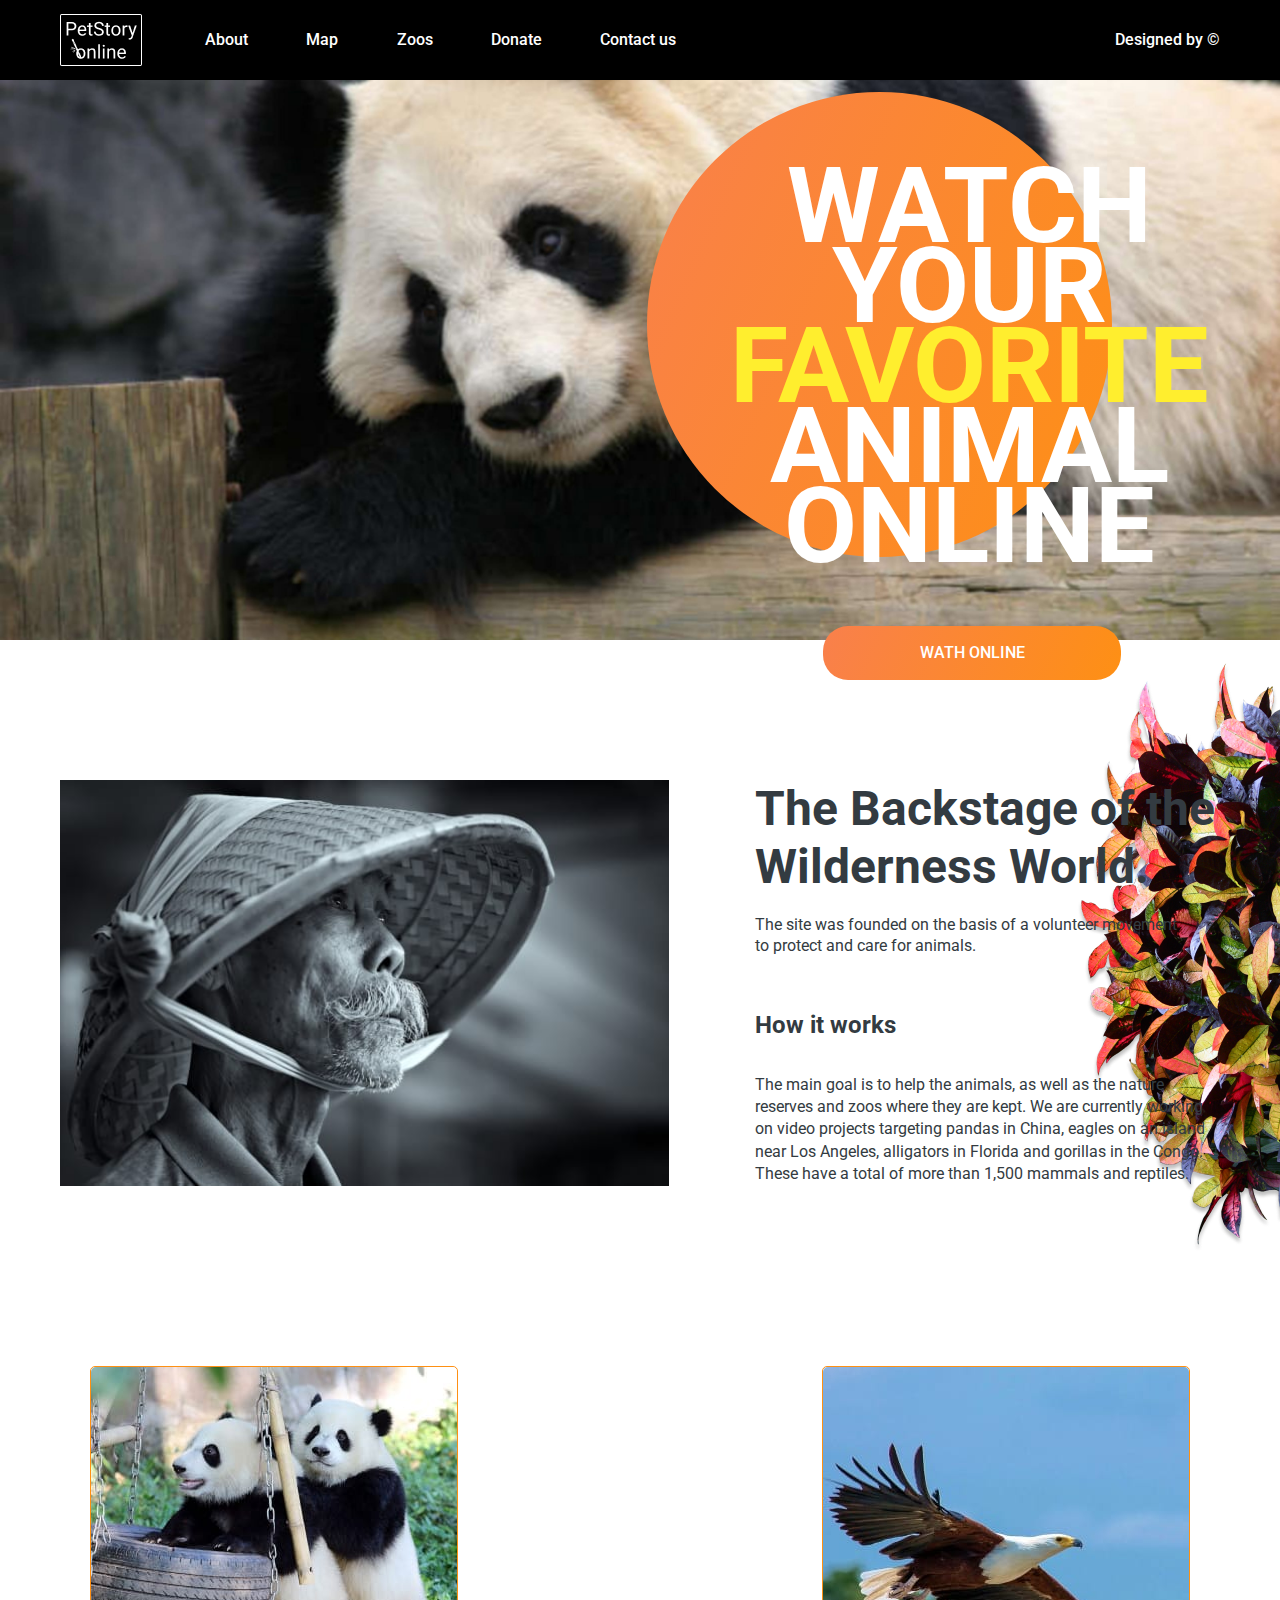
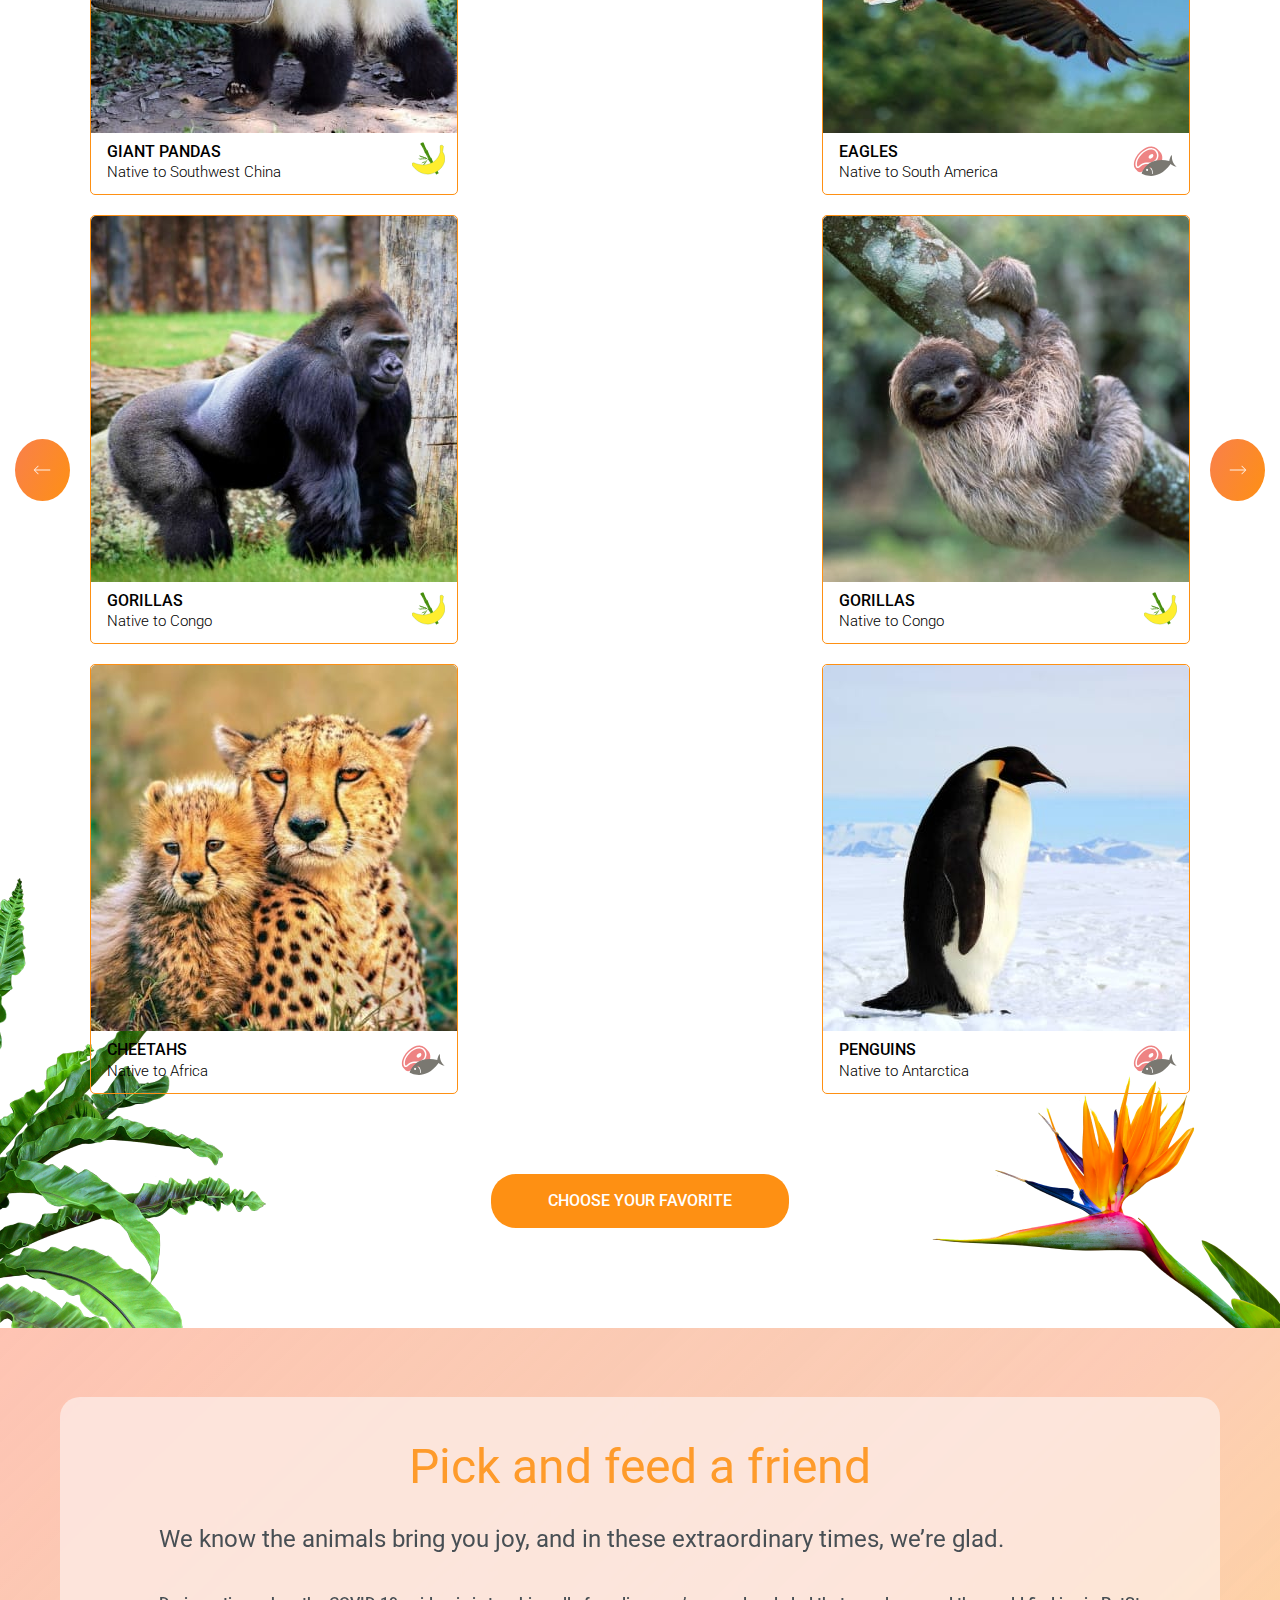
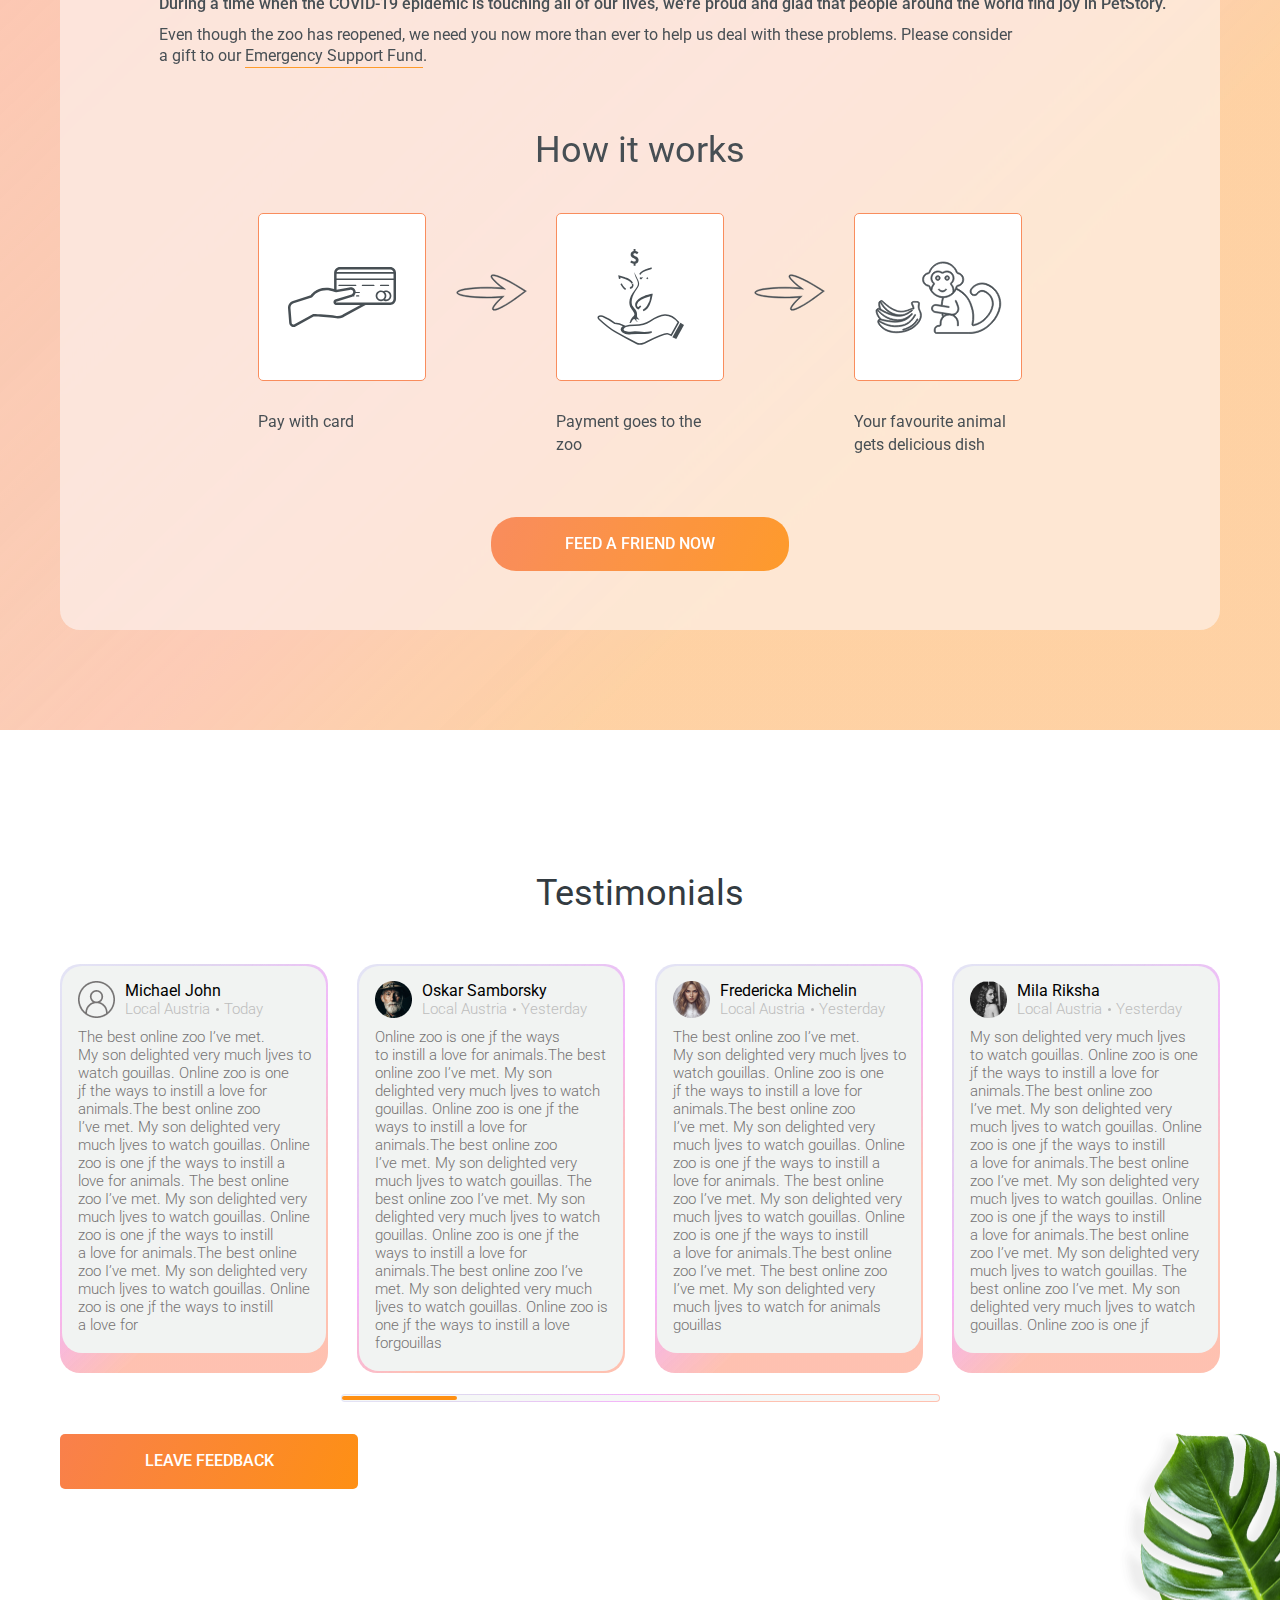
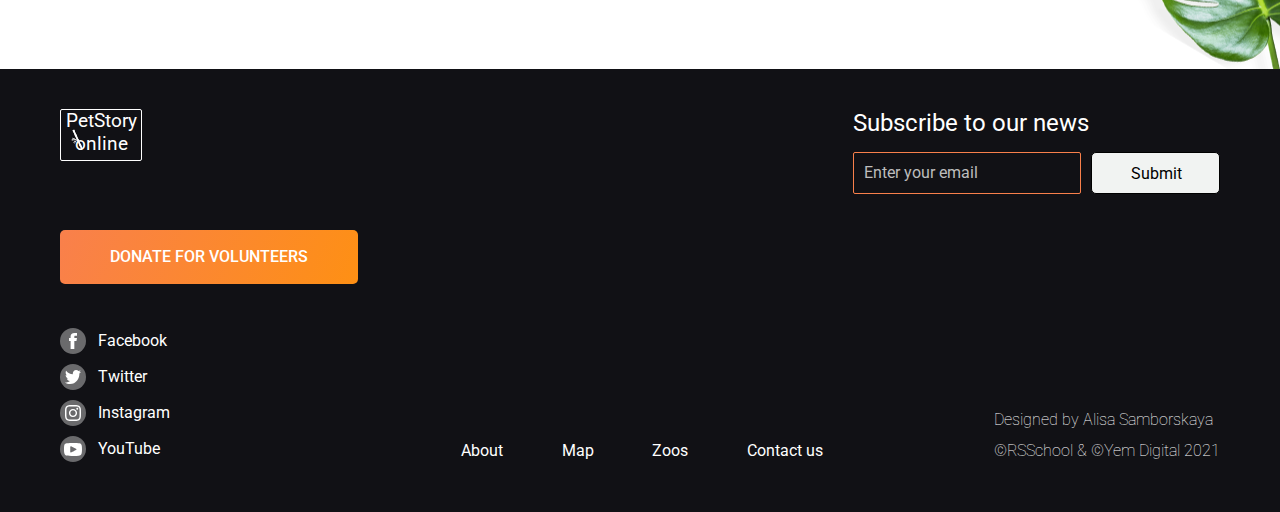
<file: index.html>
<!DOCTYPE html><html lang="ru" class="page"><head><meta charset="UTF-8"><meta name="viewport" content="width=device-width,initial-scale=1"><meta http-equiv="X-UA-Compatible" content="ie=edge"><meta name="theme-color" content="#111111"><title>PetStory online</title><link rel="stylesheet" href="css/vendor.css"><link rel="stylesheet" href="css/main.css"><script defer="defer" src="js/main.js"></script></head><body class="page__body"><div class="site-container"><header class="header"><div class="container__header"><div class="header__inner"><a class="header__logo" href="/"><img class="header__logo-img" src="./img/logo.png" alt="logo"></a><nav class="header__nav"><ul class="header__nav-ul"><li class="header__nav-li"><a class="header__nav-link" href="/">About</a></li><li class="header__nav-li"><a class="header__nav-link" href="#">Map</a></li><li class="header__nav-li"><a class="header__nav-link" href="#">Zoos</a></li><li class="header__nav-li"><a class="header__nav-link" href="./donate.html">Donate</a></li><li class="header__nav-li"><a class="header__nav-link" href="#">Contact us</a></li></ul></nav></div><a class="header__design" href="https://www.figma.com/file/jfEFwkXVj1WRq7sUHDr8os/PetStory-online" target="_blank">Designed by ©</a></div></header><section class="slider"><div class="container__slider"><img class="slider__bg" src="./img/Giant-Panda.jpg" alt="Giant-Panda"><div class="slider__img"></div><h2 class="slider__title">Watch your <span>favorite</span> animal online</h2><a class="slider__btn" href="#">wath online</a></div></section><main class="main"><div class="main__bg"><section class="philosophy"><div class="container__philosophy"><img class="philosophy__img" src="./img/bamboo-cap.jpg" alt="bamboo-cap"><div class="philosophy__info"><h3 class="philosophy__title-first">The Backstage of the Wilderness World.</h3><p class="philosophy__subtitle-first">The site was founded on the basis of a volunteer movement to protect and care for animals.</p><h4 class="philosophy__title-second">How it works</h4><p class="philosophy__subtitle-second">The main goal is to help the animals, as well as the nature reserves and zoos where they are kept. We are currently working on video projects targeting pandas in China, eagles on an island near Los Angeles, alligators in Florida and gorillas in the Congo. These have a total of more than 1,500 mammals and reptiles.</p></div></div></section><section class="card"><div class="container__card"><div class="card__wrapper"><a class="card__arrow" href="#"><img src="./img/svg/arrow-left.svg" alt="arrow-left"></a><div class="card__content"><a class="card__content-box" href="#"><div class="card__img-t"><img class="card__box-img" src="./img/content/content1.jpg" alt="content1"></div><div class="card__box-active"><h4 class="card__active-title">giant Pandas</h4><p class="card__active-subtitle">Native to Southwest China</p></div><div class="card__box-info"><div class="card__info-left"><h4 class="card__left-title">giant Pandas</h4><p class="card__left-subtitle">Native to Southwest China</p></div><img class="card__info-right" src="./img/svg/banana-bamboo_icon.svg" alt="banana-bamboo_icon"></div></a><a class="card__content-box" href="#"><div class="card__img-t"><img class="card__box-img" src="./img/content/content2.jpg" alt="content2"></div><div class="card__box-active"><h4 class="card__active-title">Eagles</h4><p class="card__active-subtitle">Native to South America</p></div><div class="card__box-info"><div class="card__info-left"><h4 class="card__left-title">Eagles</h4><p class="card__left-subtitle">Native to South America</p></div><img class="card__info-right" src="./img/svg/meet-fish_icon.svg" alt="meet-fish_icon"></div></a><a class="card__content-box" href="#"><div class="card__img-t"><img class="card__box-img" src="./img/content/content3.jpg" alt="content3"></div><div class="card__box-active"><h4 class="card__active-title">Gorillas</h4><p class="card__active-subtitle">Native to Congo</p></div><div class="card__box-info"><div class="card__info-left"><h4 class="card__left-title">Gorillas</h4><p class="card__left-subtitle">Native to Congo</p></div><img class="card__info-right" src="./img/svg/banana-bamboo_icon.svg" alt="banana-bamboo_icon"></div></a><a class="card__content-box" href="#"><div class="card__img-t"><img class="card__box-img" src="./img/content/content4.jpg" alt="content4"></div><div class="card__box-active"><h4 class="card__active-title">Two-toed Sloth</h4><p class="card__active-subtitle">Mesoamerica, South America</p></div><div class="card__box-info"><div class="card__info-left"><h4 class="card__left-title">Gorillas</h4><p class="card__left-subtitle">Native to Congo</p></div><img class="card__info-right" src="./img/svg/banana-bamboo_icon.svg" alt="banana-bamboo_icon"></div></a><a class="card__content-box" href="#"><div class="card__img-t"><img class="card__box-img" src="./img/content/content5.jpg" alt="content5"></div><div class="card__box-active"><h4 class="card__active-title">cheetahs</h4><p class="card__active-subtitle">Native to Africa</p></div><div class="card__box-info"><div class="card__info-left"><h4 class="card__left-title">cheetahs</h4><p class="card__left-subtitle">Native to Africa</p></div><img class="card__info-right" src="./img/svg/meet-fish_icon.svg" alt="meet-fish_icon"></div></a><a class="card__content-box" href="#"><div class="card__img-t"><img class="card__box-img" src="./img/content/content6.jpg" alt="content6"></div><div class="card__box-active"><h4 class="card__active-title">Penguins</h4><p class="card__active-subtitle">Native to Antarctica</p></div><div class="card__box-info"><div class="card__info-left"><h4 class="card__left-title">Penguins</h4><p class="card__left-subtitle">Native to Antarctica</p></div><img class="card__info-right" src="./img/svg/meet-fish_icon.svg" alt="meet-fish_icon"></div></a></div><a class="card__arrow" href="#"><img src="./img/svg/arrow-right.svg" alt="arrow-right"></a></div><a class="card__btn" href="#">choose your favorite</a></div></section></div><section class="feed"><div class="container__feed"><h4 class="feed__title">Pick and feed a friend</h4><p class="feed__subtitle-first">We know the animals bring you joy, and in these extraordinary times, we’re glad.</p><p class="feed__subtitle-second">During a time when the COVID-19 epidemic is touching all of our lives, we’re proud and glad that people around the world find joy in PetStory.</p><p class="feed__subtitle-third">Even though the zoo has reopened, we need you now more than ever to help us deal with these problems. Please consider a gift to our <a href="./donate.html">Emergency Support Fund.</a></p><div class="feed__subtitle-third--active"></div><p></p><h4 class="feed__title-second">How it works</h4><div class="feed__wrapper"><div class="feed__box"><div class="feed__box-header"><img class="feed__header-img" src="./img/svg/pay.svg" alt="pay"></div><div class="feed__box-name">Pay with card</div></div><img class="feed__arrow" src="./img/svg/arrow.svg" alt="arrow"><div class="feed__box"><div class="feed__box-header"><img class="feed__header-img" src="./img/svg/zoo.svg" alt="zoo"></div><div class="feed__box-name">Payment goes to the zoo</div></div><img class="feed__arrow" src="./img/svg/arrow.svg" alt="arrow"><div class="feed__box"><div class="feed__box-header"><img class="feed__header-img" src="./img/svg/monkey.svg" alt="monkey"></div><div class="feed__box-name">Your favourite animal gets delicious dish</div></div></div><a class="feed__btn" href="#">Feed a friend now</a></div></section><div class="coments__bg"><section class="coments"><div class="container__coments"><h4 class="coments__title">Testimonials</h4><div class="coments__wrapper"><div class="coments__box-bg"><div class="coments__box"><div class="coments__box-content"><img class="coments__box-img" src="./img/avatar1.png" alt="avatar1"><div class="coments__box-info"><div class="coments__info-name">Michael John</div><div class="coments__info-inner"><div class="coments__inner-location">Local Austria</div><div class="coments__inner-dot"></div><div class="coments__inner-date">Today</div></div></div></div><p class="coments__box-text">The best online zoo I’ve met. My son delighted very much ljves to watch gouillas. Online zoo is one jf the ways to instill a love for animals.The best online zoo I’ve met. My son delighted very much ljves to watch gouillas. Online zoo is one jf the ways to instill a love for animals. The best online zoo I’ve met. My son delighted very much ljves to watch gouillas. Online zoo is one jf the ways to instill a love for animals.The best online zoo I’ve met. My son delighted very much ljves to watch gouillas. Online zoo is one jf the ways to instill a love for</p></div></div><div class="coments__box-bg"><div class="coments__box"><div class="coments__box-content"><img class="coments__box-img" src="./img/avatar2.png" alt="avatar2"><div class="coments__box-info"><div class="coments__info-name">Oskar Samborsky</div><div class="coments__info-inner"><div class="coments__inner-location">Local Austria</div><div class="coments__inner-dot"></div><div class="coments__inner-date">Yesterday</div></div></div></div><p class="coments__box-text">Online zoo is one jf the ways to instill a love for animals.The best online zoo I’ve met. My son delighted very much ljves to watch gouillas. Online zoo is one jf the ways to instill a love for animals.The best online zoo I’ve met. My son delighted very much ljves to watch gouillas. The best online zoo I’ve met. My son delighted very much ljves to watch gouillas. Online zoo is one jf the ways to instill a love for animals.The best online zoo I’ve met. My son delighted very much ljves to watch gouillas. Online zoo is one jf the ways to instill a love forgouillas</p></div></div><div class="coments__box-bg"><div class="coments__box"><div class="coments__box-content"><img class="coments__box-img" src="./img/avatar3.png" alt="avatar3"><div class="coments__box-info"><div class="coments__info-name">Fredericka Michelin</div><div class="coments__info-inner"><div class="coments__inner-location">Local Austria</div><div class="coments__inner-dot"></div><div class="coments__inner-date">Yesterday</div></div></div></div><p class="coments__box-text">The best online zoo I’ve met. My son delighted very much ljves to watch gouillas. Online zoo is one jf the ways to instill a love for animals.The best online zoo I’ve met. My son delighted very much ljves to watch gouillas. Online zoo is one jf the ways to instill a love for animals. The best online zoo I’ve met. My son delighted very much ljves to watch gouillas. Online zoo is one jf the ways to instill a love for animals.The best online zoo I’ve met. The best online zoo I’ve met. My son delighted very much ljves to watch for animals gouillas</p></div></div><div class="coments__box-bg"><div class="coments__box"><div class="coments__box-content"><img class="coments__box-img" src="./img/avatar4.png" alt="avatar4"><div class="coments__box-info"><div class="coments__info-name">Mila Riksha</div><div class="coments__info-inner"><div class="coments__inner-location">Local Austria</div><div class="coments__inner-dot"></div><div class="coments__inner-date">Yesterday</div></div></div></div><p class="coments__box-text">My son delighted very much ljves to watch gouillas. Online zoo is one jf the ways to instill a love for animals.The best online zoo I’ve met. My son delighted very much ljves to watch gouillas. Online zoo is one jf the ways to instill a love for animals.The best online zoo I’ve met. My son delighted very much ljves to watch gouillas. Online zoo is one jf the ways to instill a love for animals.The best online zoo I’ve met. My son delighted very much ljves to watch gouillas. The best online zoo I’ve met. My son delighted very much ljves to watch gouillas. Online zoo is one jf</p></div></div></div><div class="coments__bar-bg"><div class="coments__bar"><div class="coments__scrol"></div></div></div><a class="coments__btn" href="#">leave feedback</a></div></section></div></main><footer class="footer"><div class="container__footer"><div class="footer__first"><a class="footer__logo" href="#"><h1 class="footer__logo-title">PetStory online</h1><img class="footer__logo-img" src="./img/svg/bamboo.svg" alt="bamboo"></a><div class="footer__subscribe"><div class="footer__subscribe-title">Subscribe to our news</div><div class="footer__subscribe-form"><input class="footer__form-email" type="email" placeholder="Enter your email"> <button class="footer__form-btn" mistake>Submit</button></div></div></div><div class="footer__second"><a class="footer__second-donate" href="./donate.html">donate for volunteers</a></div><div class="footer__third"><div class="footer__third-social"><div class="footer__social-box"><a class="footer__box-link" href="https://ru-ru.facebook.com/" target="_blank"><img class="footer__link-img" src="./img/svg/fb.svg" alt="fb"> </a><a class="footer__box-title" href="https://ru-ru.facebook.com/" target="_blank">Facebook</a></div><div class="footer__social-box"><a class="footer__box-link" href="https://twitter.com/?lang=ru" target="_blank"><img class="footer__link-img" src="./img/svg/twitter.svg" alt="twitter"> </a><a class="footer__box-title" href="https://twitter.com/?lang=ru" target="_blank">Twitter</a></div><div class="footer__social-box"><a class="footer__box-link" href="https://www.instagram.com/" target="_blank"><img class="footer__link-img" src="./img/svg/inst.svg" alt="inst"> </a><a class="footer__box-title" href="https://www.instagram.com/" target="_blank">Instagram</a></div><div class="footer__social-box"><a class="footer__box-link" href="https://www.youtube.com/" target="_blank"><img class="footer__link-img" src="./img/svg/youtube.svg" alt="youtube"> </a><a class="footer__box-title" href="https://www.youtube.com/" target="_blank">YouTube</a></div></div><div class="footer__third-inner"><div class="footer__third-nav"><ul class="footer__nav-ul"><li class="footer__nav-li"><a class="footer__nav-link" href="#">About</a></li><li class="footer__nav-li"><a class="footer__nav-link" href="#">Map</a></li><li class="footer__nav-li"><a class="footer__nav-link" href="#">Zoos</a></li><li class="footer__nav-li"><a class="footer__nav-link" href="#">Contact us</a></li></ul></div><div class="footer__third-copy"><a class="footer__copy-link" href="#">Designed by Alisa Samborskaya </a><a class="footer__copy-link" href="#">©RSSchool & ©Yem Digital 2021</a></div></div></div></div></footer></div></body></html>
</file>
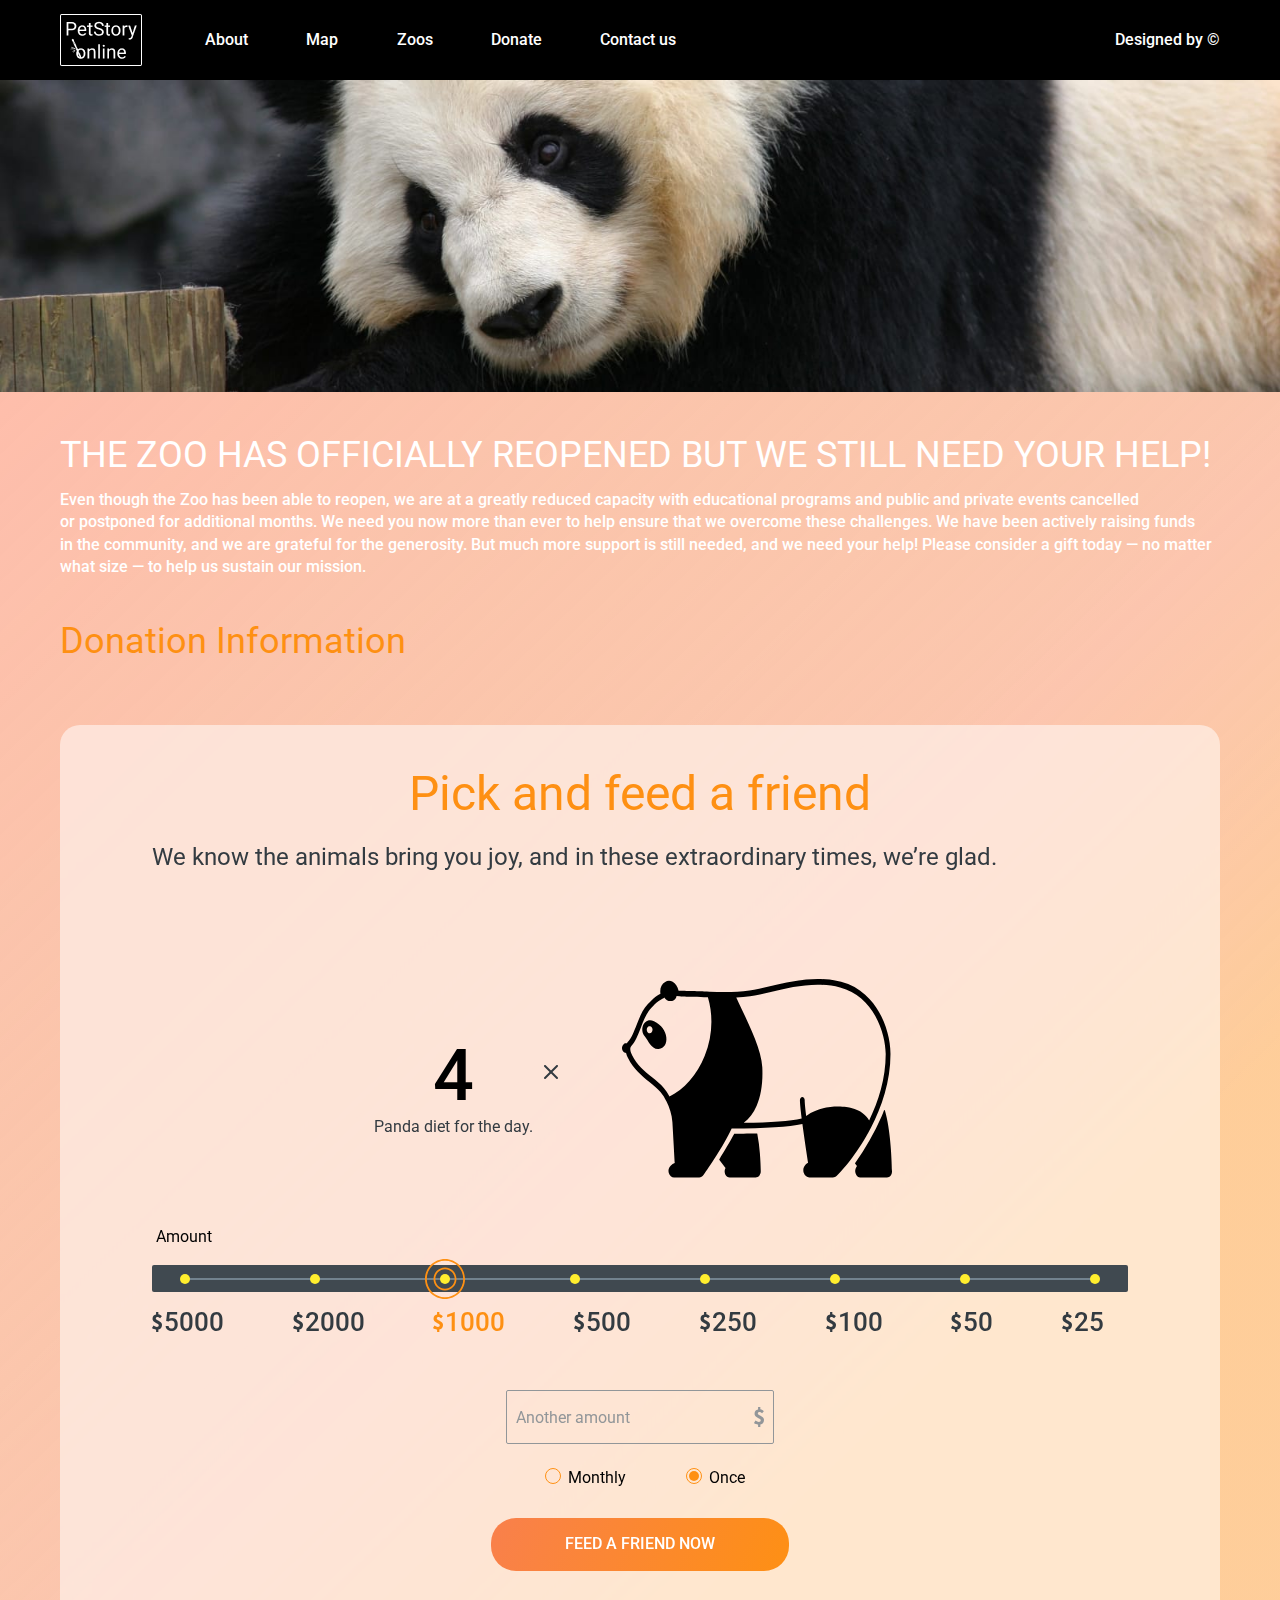
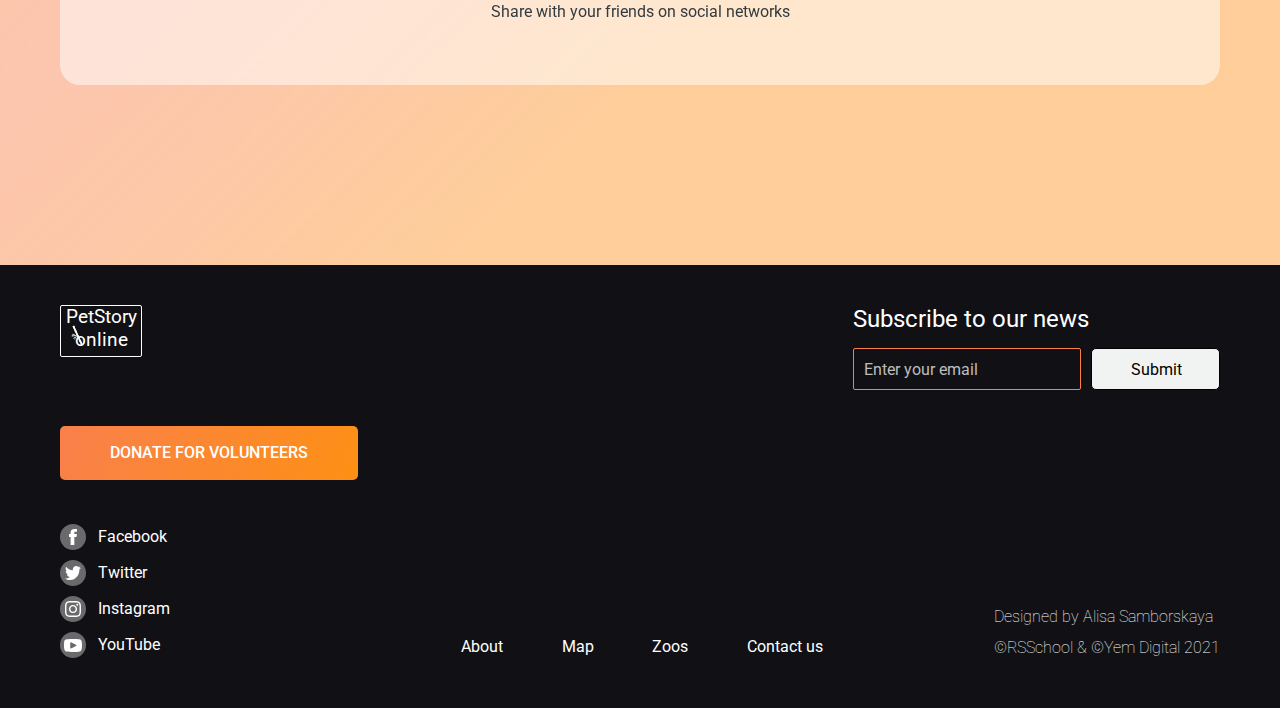
<file: donate.html>
<!DOCTYPE html><html lang="ru" class="page"><head><meta charset="UTF-8"><meta name="viewport" content="width=device-width,initial-scale=1"><meta http-equiv="X-UA-Compatible" content="ie=edge"><meta name="theme-color" content="#111111"><title>PetStory online</title><link rel="stylesheet" href="css/vendor.css"><link rel="stylesheet" href="css/main.css"><script defer="defer" src="js/main.js"></script></head><body class="page__body"><div class="site-container"><header class="header"><div class="container__header"><div class="header__inner"><a class="header__logo" href="/"><img class="header__logo-img" src="./img/logo.png" alt="logo"></a><nav class="header__nav"><ul class="header__nav-ul"><li class="header__nav-li"><a class="header__nav-link" href="/">About</a></li><li class="header__nav-li"><a class="header__nav-link" href="#">Map</a></li><li class="header__nav-li"><a class="header__nav-link" href="#">Zoos</a></li><li class="header__nav-li"><a class="header__nav-link" href="./donate.html">Donate</a></li><li class="header__nav-li"><a class="header__nav-link" href="#">Contact us</a></li></ul></nav></div><a class="header__design" href="https://www.figma.com/file/jfEFwkXVj1WRq7sUHDr8os/PetStory-online" target="_blank">Designed by ©</a></div></header><section class="slider"><div class="container__slider"><img class="slider__bg" src="./img/panda_donate.jpg" alt="panda_donate"></div></section><main class="main"><section class="donate"><div class="container__donate"><h3 class="donate__title">THE ZOO HAS OFFICIALLY REOPENED BUT WE STILL NEED YOUR HELP!</h3><p class="donate__subtitle">Even though the Zoo has been able to reopen, we are at a greatly reduced capacity with educational programs and public and private events cancelled or postponed for additional months. We need you now more than ever to help ensure that we overcome these challenges. We have been actively raising funds in the community, and we are grateful for the generosity. But much more support is still needed, and we need your help! Please consider a gift today — no matter what size — to help us sustain our mission.</p><h4 class="donate__titel-info">Donation Information</h4><div class="donate__wrapper"><h3 class="donate__wrapper-title">Pick and feed a friend</h3><p class="donate__wrapper-subtitle">We know the animals bring you joy, and in these extraordinary times, we’re glad.</p><div class="donate__wrapper-quantity"><div class="donate__quantity-info"><div class="donate__info-number">4</div><div class="donate__info-subtitle">Panda diet for the day.</div></div><img class="donate__quantity-x" src="./img/svg/x.svg" alt="x"> <img class="donate__quantity-panda" src="./img/svg/panda.svg" alt="panda"></div><div class="donate__amount">Amount</div><div class="donate__progress"><div class="donate__progress-line"></div><div class="donate__progress-inner"><a class="donate__progress-link" href="#"></a> <a class="donate__progress-link" href="#"></a> <a class="donate__progress-link" href="#"><div class="donate__progress-link--active"><img src="./img/svg/active.svg" alt="active"></div></a><a class="donate__progress-link" href="#"></a> <a class="donate__progress-link" href="#"></a> <a class="donate__progress-link" href="#"></a> <a class="donate__progress-link" href="#"></a> <a class="donate__progress-link" href="#"></a></div></div><div class="donate__price"><div class="donate__price-box"><img class="donate__box-img" src="./img/svg/price.svg" alt="price"><div class="donate__box-title">5000</div></div><div class="donate__price-box"><img class="donate__box-img" src="./img/svg/price.svg" alt="price"><div class="donate__box-title">2000</div></div><div class="donate__price-box"><img class="donate__box-img" src="./img/svg/price-active.svg" alt="price"><div class="donate__box-title donate__box-title--active">1000</div></div><div class="donate__price-box"><img class="donate__box-img" src="./img/svg/price.svg" alt="price"><div class="donate__box-title">500</div></div><div class="donate__price-box"><img class="donate__box-img" src="./img/svg/price.svg" alt="price"><div class="donate__box-title">250</div></div><div class="donate__price-box"><img class="donate__box-img" src="./img/svg/price.svg" alt="price"><div class="donate__box-title">100</div></div><div class="donate__price-box"><img class="donate__box-img" src="./img/svg/price.svg" alt="price"><div class="donate__box-title">50</div></div><div class="donate__price-box"><img class="donate__box-img" src="./img/svg/price.svg" alt="price"><div class="donate__box-title">25</div></div></div><div class="donate__form"><input class="donate__form-input" type="number" placeholder="Another amount" min="0" max="4"> <img class="donate__form-img" src="./img/svg/price-input.svg" alt="price-input"></div><div class="donate__check"><div class="donate__check-box"><input type="radio" class="donate__box-input" id="radio-1" name="radio" value="1"> <label class="donate__box-lable" for="radio-1">Monthly</label></div><div class="donate__check-box"><input class="donate__box-input" type="radio" id="radio-2" name="radio" value="2" checked="checked"> <label class="donate__box-lable" for="radio-2">Once</label></div></div><a class="donate__btn" href="#">Feed a friend now</a><p class="donate__footer">Share with your friends on social networks</p></div></div></section></main><footer class="footer"><div class="container__footer"><div class="footer__first"><a class="footer__logo" href="#"><h1 class="footer__logo-title">PetStory online</h1><img class="footer__logo-img" src="./img/svg/bamboo.svg" alt="bamboo"></a><div class="footer__subscribe"><div class="footer__subscribe-title">Subscribe to our news</div><div class="footer__subscribe-form"><input class="footer__form-email" type="email" placeholder="Enter your email"> <button class="footer__form-btn" mistake>Submit</button></div></div></div><div class="footer__second"><a class="footer__second-donate" href="./donate.html">donate for volunteers</a></div><div class="footer__third"><div class="footer__third-social"><div class="footer__social-box"><a class="footer__box-link" href="https://ru-ru.facebook.com/" target="_blank"><img class="footer__link-img" src="./img/svg/fb.svg" alt="fb"> </a><a class="footer__box-title" href="https://ru-ru.facebook.com/" target="_blank">Facebook</a></div><div class="footer__social-box"><a class="footer__box-link" href="https://twitter.com/?lang=ru" target="_blank"><img class="footer__link-img" src="./img/svg/twitter.svg" alt="twitter"> </a><a class="footer__box-title" href="https://twitter.com/?lang=ru" target="_blank">Twitter</a></div><div class="footer__social-box"><a class="footer__box-link" href="https://www.instagram.com/" target="_blank"><img class="footer__link-img" src="./img/svg/inst.svg" alt="inst"> </a><a class="footer__box-title" href="https://www.instagram.com/" target="_blank">Instagram</a></div><div class="footer__social-box"><a class="footer__box-link" href="https://www.youtube.com/" target="_blank"><img class="footer__link-img" src="./img/svg/youtube.svg" alt="youtube"> </a><a class="footer__box-title" href="https://www.youtube.com/" target="_blank">YouTube</a></div></div><div class="footer__third-inner"><div class="footer__third-nav"><ul class="footer__nav-ul"><li class="footer__nav-li"><a class="footer__nav-link" href="#">About</a></li><li class="footer__nav-li"><a class="footer__nav-link" href="#">Map</a></li><li class="footer__nav-li"><a class="footer__nav-link" href="#">Zoos</a></li><li class="footer__nav-li"><a class="footer__nav-link" href="#">Contact us</a></li></ul></div><div class="footer__third-copy"><a class="footer__copy-link" href="#">Designed by Alisa Samborskaya </a><a class="footer__copy-link" href="#">©RSSchool & ©Yem Digital 2021</a></div></div></div></div></footer></div></body></html>
</file>
<file: css/main.css>
@import url(https://fonts.googleapis.com/css2?family=Roboto:wght@100;300;400;500;700&display=swap);.custom-checkbox__field:checked+.custom-checkbox__content::after{opacity:1}.custom-checkbox__field:focus+.custom-checkbox__content::before{outline:red solid 2px;outline-offset:2px}.custom-checkbox__field:disabled+.custom-checkbox__content{opacity:.4;pointer-events:none}body,html{height:100%;-webkit-box-sizing:border-box;box-sizing:border-box;font-family:Roboto,sans-serif}*,::after,::before{-webkit-box-sizing:inherit;box-sizing:inherit;margin:0;padding:0;list-style-type:none;color:inherit}h1{margin:0;padding:0}.page{height:100%;font-family:var(--font-family,sans-serif);-webkit-text-size-adjust:100%}.page__body{margin:0;min-width:320px;min-height:100%;font-size:16px}img{height:auto;max-width:100%;-o-object-fit:cover;object-fit:cover}a{text-decoration:none}.site-container{overflow:hidden;display:-webkit-box;display:-ms-flexbox;display:flex;-webkit-box-orient:vertical;-webkit-box-direction:normal;-ms-flex-direction:column;flex-direction:column;min-height:100%}.is-hidden{display:none!important}.btn-reset{border:none;padding:0;background:0 0;cursor:pointer}.list-reset{list-style:none;margin:0;padding:0}.input-reset{-webkit-appearance:none;-moz-appearance:none;appearance:none;border:none;border-radius:0;background-color:#fff}.input-reset::-webkit-search-cancel-button,.input-reset::-webkit-search-decoration,.input-reset::-webkit-search-results-button,.input-reset::-webkit-search-results-decoration{display:none}.visually-hidden{position:absolute;overflow:hidden;margin:-1px;border:0;padding:0;width:1px;height:1px;clip:rect(0 0 0 0)}.js-focus-visible :focus:not(.focus-visible){outline:0}.centered{text-align:center}.dis-scroll{position:fixed;left:0;top:0;overflow:hidden;width:100%;height:100vh;-ms-scroll-chaining:none;overscroll-behavior:none}.page--ios .dis-scroll{position:relative}.main{-webkit-box-flex:1;-ms-flex:1 0 auto;flex:1 0 auto}.footer{-webkit-box-flex:0;-ms-flex:0 0 auto;flex:0 0 auto}.main__bg{background:url(../img/flower_foto1.png) 100% 12px no-repeat,url(../img/palm_foto.png) left bottom no-repeat,url(../img/strelitzia.png) 100% 100% no-repeat;padding-bottom:100px}.coments__bg{background:url(../img/leav_foto.png) 100% 105% no-repeat}.container__header{max-width:1190px;padding:0 15px;margin:0 auto;width:100%;display:-webkit-box;display:-ms-flexbox;display:flex;-webkit-box-pack:justify;-ms-flex-pack:justify;justify-content:space-between;-webkit-box-align:center;-ms-flex-align:center;align-items:center}.header{padding:14px 0;background:#000;color:#fff;font-weight:500;font-size:16px;line-height:140%}.header__inner{display:-webkit-box;display:-ms-flexbox;display:flex;-webkit-box-align:center;-ms-flex-align:center;align-items:center}.header__logo{width:82px;height:52px;margin-right:63px}.header__nav-ul{display:-webkit-box;display:-ms-flexbox;display:flex;-webkit-box-pack:justify;-ms-flex-pack:justify;justify-content:space-between;width:471px}.header__design:focus,.header__design:hover,.header__nav-link:focus,.header__nav-link:hover{color:#f9804b}.container__footer{max-width:1190px;padding:0 15px;margin:0 auto;width:100%}.footer{background:#111115;color:#fff;padding-top:40px;padding-bottom:50px}.footer__first{display:-webkit-box;display:-ms-flexbox;display:flex;-webkit-box-pack:justify;-ms-flex-pack:justify;justify-content:space-between}.footer__logo{display:-webkit-box;display:-ms-flexbox;display:flex;width:82px;height:52px;position:relative;border:.5px solid #fff;border-radius:2px}.footer__logo-title{font-weight:400;font-size:19px;line-height:120%;text-align:center}.footer__logo-img{position:absolute;left:10px;bottom:10px}.footer__subscribe{font-weight:400}.footer__subscribe-form{display:-webkit-box;display:-ms-flexbox;display:flex}.footer__subscribe-title{font-size:24px;line-height:120%;margin-bottom:14px}.footer__form-email{width:228px;height:42px;padding:10px 7px 10px 10px;font-weight:400;font-size:16px;line-height:140%;color:#bdbdbd;background:inherit;border-radius:2px;border:1px solid #f9804b;outline:0;margin-right:10px}.footer__form-email::-webkit-input-placeholder{font-weight:400;font-size:16px;line-height:140%;color:#bdbdbd}.footer__form-email::-moz-placeholder{font-weight:400;font-size:16px;line-height:140%;color:#bdbdbd}.footer__form-email:-ms-input-placeholder{font-weight:400;font-size:16px;line-height:140%;color:#bdbdbd}.footer__form-email::-ms-input-placeholder{font-weight:400;font-size:16px;line-height:140%;color:#bdbdbd}.footer__form-email::placeholder{font-weight:400;font-size:16px;line-height:140%;color:#bdbdbd}.footer__form-btn{padding:10px 39px;font-weight:400;font-size:16px;line-height:140%;color:#000;width:129px;height:42px;background:#f1f3f2;border:1px solid #000;border-radius:5px;cursor:pointer}.footer__form-btn:focus{color:#4b9200;border:1px solid #4b9200}.footer__form-btn:disabled{color:#d31414;border:1px solid #d31414}.footer__second{margin-top:36px}.footer__second-donate{display:-webkit-box;display:-ms-flexbox;display:flex;-webkit-box-pack:center;-ms-flex-pack:center;justify-content:center;width:298px;padding:16px;font-weight:500;font-size:16px;line-height:140%;text-transform:uppercase;background:-o-linear-gradient(336.04deg,#f9804b 1.49%,#fe9013 101.44%);background:linear-gradient(113.96deg,#f9804b 1.49%,#fe9013 101.44%);border-radius:5px}.footer__second-donate:hover{background:#e47209}.footer__second-donate:focus{background:#4b9200}.footer__second-donate:disabled{background:#767474}.footer__third{display:-webkit-box;display:-ms-flexbox;display:flex;-webkit-box-pack:justify;-ms-flex-pack:justify;justify-content:space-between;margin-top:44px}.footer__social-box{display:-webkit-box;display:-ms-flexbox;display:flex;margin-bottom:10px}.footer__social-box:last-child{margin-bottom:0}.footer__box-link{display:-webkit-box;display:-ms-flexbox;display:flex;-webkit-box-align:center;-ms-flex-align:center;align-items:center;-webkit-box-pack:center;-ms-flex-pack:center;justify-content:center;width:26px;height:26px;background:rgba(196,196,196,.5);border-radius:50%;margin-right:12px}.footer__box-title{display:-webkit-box;display:-ms-flexbox;display:flex;-webkit-box-align:center;-ms-flex-align:center;align-items:center;font-weight:400;font-size:16px;line-height:140%}.footer__box-link:focus,.footer__box-link:hover{background:#4b9200}.footer__box-title:focus,.footer__box-title:hover{color:#4b9200}.footer__third-inner{display:-webkit-box;display:-ms-flexbox;display:flex;width:100%;-webkit-box-pack:end;-ms-flex-pack:end;justify-content:flex-end;-webkit-box-align:end;-ms-flex-align:end;align-items:flex-end}.footer__third-nav{font-weight:400;font-size:16px;line-height:140%;max-width:362px;width:100%}.footer__nav-ul{display:-webkit-box;display:-ms-flexbox;display:flex;-webkit-box-pack:justify;-ms-flex-pack:justify;justify-content:space-between}.footer__nav-link:focus,.footer__nav-link:hover{color:#f9804b}.footer__third-copy{display:-webkit-box;display:-ms-flexbox;display:flex;-webkit-box-orient:vertical;-webkit-box-direction:normal;-ms-flex-direction:column;flex-direction:column;margin-left:171px}.footer__copy-link{font-weight:100;font-size:16px;line-height:130%;margin-bottom:10px;position:relative}.footer__copy-link:last-child{margin-bottom:0}.footer__copy-link:hover{color:#4b9200;border-bottom:1px solid #4b9200}.slider__btn:hover{background:#e47209}.slider__btn:focus{background:#4b9200}.slider__btn:disabled{background:#767474}.container__philosophy{max-width:1160px;width:100%;margin:0 auto;display:-webkit-box;display:-ms-flexbox;display:flex;-webkit-box-pack:justify;-ms-flex-pack:justify;justify-content:space-between}.philosophy{padding-top:140px;padding-bottom:180px}.philosophy__info{display:-webkit-box;display:-ms-flexbox;display:flex;-webkit-box-orient:vertical;-webkit-box-direction:normal;-ms-flex-direction:column;flex-direction:column;max-width:465px;width:100%;color:#333b41;font-weight:400}.philosophy__title-first{font-size:48px;line-height:120%;margin-bottom:20px}.philosophy__subtitle-first{font-size:16px;line-height:130%;margin-bottom:54px}.philosophy__title-second{font-size:24px;line-height:120%;margin-bottom:34px}.philosophy__subtitle-second{font-size:16px;line-height:140%}.container__card{max-width:1353px;margin:0 auto;padding:0 15px;width:100%}.card__wrapper{display:-webkit-box;display:-ms-flexbox;display:flex;-webkit-box-align:center;-ms-flex-align:center;align-items:center}.card__arrow{display:-webkit-box;display:-ms-flexbox;display:flex;width:62px;height:62px;background:-o-linear-gradient(336.04deg,#f9804b 1.49%,#fe9013 101.44%);background:linear-gradient(113.96deg,#f9804b 1.49%,#fe9013 101.44%);-webkit-box-align:center;-ms-flex-align:center;align-items:center;-webkit-box-pack:center;-ms-flex-pack:center;justify-content:center;border-radius:50%}.card__arrow:hover{background:#e47209}.card__arrow:focus{background:#4b9200}.card__content{display:-webkit-box;display:-ms-flexbox;display:flex;-ms-flex-wrap:wrap;flex-wrap:wrap;-webkit-box-pack:center;-ms-flex-pack:center;justify-content:center;-webkit-box-pack:justify;-ms-flex-pack:justify;justify-content:space-between;max-width:1159px;width:100%;margin:0 20px;padding-bottom:60px}.card__content-box{display:-webkit-box;display:-ms-flexbox;display:flex;-webkit-box-orient:vertical;-webkit-box-direction:normal;-ms-flex-direction:column;flex-direction:column;border:1px solid #fe9013;border-radius:5px;position:relative;margin-bottom:20px}.card__img-t{width:366px;height:366px;overflow:hidden}.card__box-img{border-radius:5px 5px 0 0;-webkit-transition:1s;-o-transition:1s;transition:1s}.card__box-info{display:-webkit-box;display:-ms-flexbox;display:flex;-webkit-box-pack:justify;-ms-flex-pack:justify;justify-content:space-between;-webkit-box-align:center;-ms-flex-align:center;align-items:center;padding:8px 12px 13px 16px}.card__info-left{color:#000}.card__left-title{font-weight:500;font-size:16px;line-height:140%;text-transform:uppercase}.card__left-subtitle{font-weight:300;font-size:15px;line-height:120%}.card__info-right{display:-webkit-box;display:-ms-flexbox;display:flex;max-width:100%;max-height:100%}.card__box-active{position:absolute;background:rgba(76,74,74,.7);width:366px;height:366px;border-radius:5px 5px 0 0;color:#fff;display:none;-webkit-box-align:center;-ms-flex-align:center;align-items:center;-webkit-box-orient:vertical;-webkit-box-direction:normal;-ms-flex-direction:column;flex-direction:column;-webkit-box-pack:center;-ms-flex-pack:center;justify-content:center;-webkit-transition:1s;-o-transition:1s;transition:1s}.card__active-title{font-weight:500;font-size:16px;line-height:140%;text-transform:uppercase}.card__active-subtitle{font-weight:300;font-size:15px;line-height:120%}.card__content-box:hover .card__box-active{display:-webkit-box;display:-ms-flexbox;display:flex}.card__content-box:hover .card__box-img{-webkit-transform:scale(1.2);-ms-transform:scale(1.2);transform:scale(1.2)}.card__btn{display:block;width:298px;height:54px;background:#fe9013;border-radius:25px;font-weight:500;font-size:16px;line-height:140%;text-align:center;text-transform:uppercase;color:#fff;padding:16px 0;margin:0 auto}.card__btn:hover{background:#e47209}.card__btn:focus{background:#4b9200}.card__btn:disabled{background:#767474}.container__feed{max-width:1160px;margin:0 auto;width:100%;background:rgba(253,253,255,.52);-webkit-backdrop-filter:blur(2px);backdrop-filter:blur(2px);border-radius:20px;padding-bottom:59px}.feed{padding-top:69px;padding-bottom:100px;background:-o-linear-gradient(134.25deg,rgba(254,210,144,.7) 30.06%,#febdab 100.95%,rgba(254,210,144,.7) 106.36%),-o-linear-gradient(134.25deg,rgba(254,189,171,.74) 30.06%,rgba(243,169,248,.66) 50.74%,#e0d8f0 80.49%,#eaf7fe 127.9%,#eaf7fe 149.54%),-o-linear-gradient(134.25deg,rgba(254,189,171,.74) 30.06%,rgba(243,169,248,.66) 50.74%,#e0d8f0 80.49%,#eaf7fe 127.9%,#eaf7fe 149.54%);background:linear-gradient(315.75deg,rgba(254,210,144,.7) 30.06%,#febdab 100.95%,rgba(254,210,144,.7) 106.36%),linear-gradient(315.75deg,rgba(254,189,171,.74) 30.06%,rgba(243,169,248,.66) 50.74%,#e0d8f0 80.49%,#eaf7fe 127.9%,#eaf7fe 149.54%),linear-gradient(315.75deg,rgba(254,189,171,.74) 30.06%,rgba(243,169,248,.66) 50.74%,#e0d8f0 80.49%,#eaf7fe 127.9%,#eaf7fe 149.54%);opacity:.9}.feed__title{font-weight:400;font-size:48px;line-height:120%;text-align:center;color:#fe9013;padding-top:41px;margin-bottom:30px}.feed__subtitle-first{margin-left:99px;margin-bottom:40px;font-weight:400;font-size:24px;line-height:120%;color:#333b41}.feed__subtitle-second{margin-left:99px;margin-bottom:10px;font-weight:500;font-size:16px;line-height:130%;color:#333b41}.feed__subtitle-third{margin-left:99px;font-weight:400;font-size:16px;line-height:130%;color:#333b41;max-width:863px;width:100%;position:relative}.feed__subtitle-third--active{width:178px;height:1px;background:#fe9013;position:absolute;left:185px}.feed__title-second{font-weight:400;font-size:36px;line-height:130%;color:#333b41;text-align:center;margin-top:60px}.feed__wrapper{max-width:764px;width:100%;margin:0 auto;padding-top:40px;padding-bottom:60px;display:-webkit-box;display:-ms-flexbox;display:flex;-webkit-box-align:center;-ms-flex-align:center;align-items:center;-webkit-box-pack:justify;-ms-flex-pack:justify;justify-content:space-between}.feed__box{display:-webkit-box;display:-ms-flexbox;display:flex;-webkit-box-orient:vertical;-webkit-box-direction:normal;-ms-flex-direction:column;flex-direction:column;-webkit-box-pack:justify;-ms-flex-pack:justify;justify-content:space-between;width:168px;height:244px}.feed__box-header{width:168px;height:168px;background:#fff;border-radius:5px;display:-webkit-box;display:-ms-flexbox;display:flex;-webkit-box-align:center;-ms-flex-align:center;align-items:center;-webkit-box-pack:center;-ms-flex-pack:center;justify-content:center;border:1px solid #f9804b}.feed__box-name{width:168px;height:46px;font-weight:400;font-size:16px;line-height:140%;color:#333b41}.feed__arrow{-webkit-transform:translateY(-43px);-ms-transform:translateY(-43px);transform:translateY(-43px)}.feed__btn{width:298px;height:54px;display:block;padding:16px 0;font-weight:500;font-size:16px;line-height:140%;text-align:center;text-transform:uppercase;color:#fff;background:-o-linear-gradient(336.04deg,#f9804b 1.49%,#fe9013 101.44%);background:linear-gradient(113.96deg,#f9804b 1.49%,#fe9013 101.44%);border-radius:25px;margin:0 auto}.feed__btn:hover{background:#e47209}.feed__btn:focus{background:#4b9200}.feed__btn:disabled{background:#767474}.container__coments{max-width:1190px;padding:0 15px;margin:0 auto;width:100%}.coments{padding-top:140px;padding-bottom:180px}.coments__title{font-weight:400;font-size:36px;line-height:130%;text-align:center;color:#333b41;margin-bottom:47px}.coments__wrapper{display:-webkit-box;display:-ms-flexbox;display:flex;-webkit-box-pack:justify;-ms-flex-pack:justify;justify-content:space-between;margin-bottom:21px}.coments__box-bg{background:-o-linear-gradient(134.25deg,rgba(254,189,171,.74) 30.06%,rgba(243,169,248,.66) 50.74%,#e0d8f0 80.49%,#eaf7fe 127.9%,#eaf7fe 149.54%),-o-linear-gradient(134.25deg,rgba(254,189,171,.74) 30.06%,rgba(243,169,248,.66) 50.74%,#e0d8f0 80.49%,#eaf7fe 127.9%,#eaf7fe 149.54%);background:linear-gradient(315.75deg,rgba(254,189,171,.74) 30.06%,rgba(243,169,248,.66) 50.74%,#e0d8f0 80.49%,#eaf7fe 127.9%,#eaf7fe 149.54%),linear-gradient(315.75deg,rgba(254,189,171,.74) 30.06%,rgba(243,169,248,.66) 50.74%,#e0d8f0 80.49%,#eaf7fe 127.9%,#eaf7fe 149.54%);padding:2px;border-radius:20px;width:268px}.coments__box{padding:15px 15px 19px 16px;background:#f1f3f2;border-radius:20px}.coments__box-content{display:-webkit-box;display:-ms-flexbox;display:flex;-webkit-box-align:center;-ms-flex-align:center;align-items:center}.coments__box-img{margin-right:10px}.coments__box-info{display:-webkit-box;display:-ms-flexbox;display:flex;-webkit-box-orient:vertical;-webkit-box-direction:normal;-ms-flex-direction:column;flex-direction:column}.coments__info-name{font-weight:400;font-size:16px;line-height:120%;color:#000}.coments__info-inner{display:-webkit-box;display:-ms-flexbox;display:flex;-webkit-box-align:center;-ms-flex-align:center;align-items:center;font-weight:300;font-size:15px;line-height:120%;color:#bdbdbd}.coments__inner-location{margin-right:6px}.coments__inner-dot{width:3px;height:3px;background:#bdbdbd;border-radius:50%;margin-right:5px}.coments__box-text{margin-top:10px;font-weight:300;font-size:15px;line-height:120%;color:#767474}.coments__bar-bg{cursor:pointer;margin:0 auto;width:599px;height:8px;padding:1px;border-radius:5px;background:-o-linear-gradient(134.25deg,rgba(254,189,171,.74) 30.06%,rgba(243,169,248,.66) 50.74%,#e0d8f0 80.49%,#eaf7fe 127.9%,#eaf7fe 149.54%),-o-linear-gradient(134.25deg,rgba(254,189,171,.74) 30.06%,rgba(243,169,248,.66) 50.74%,#e0d8f0 80.49%,#eaf7fe 127.9%,#eaf7fe 149.54%);background:linear-gradient(315.75deg,rgba(254,189,171,.74) 30.06%,rgba(243,169,248,.66) 50.74%,#e0d8f0 80.49%,#eaf7fe 127.9%,#eaf7fe 149.54%),linear-gradient(315.75deg,rgba(254,189,171,.74) 30.06%,rgba(243,169,248,.66) 50.74%,#e0d8f0 80.49%,#eaf7fe 127.9%,#eaf7fe 149.54%)}.coments__bar{background:#f5f7f6;border-radius:5px;width:597px;height:6px;display:-webkit-box;display:-ms-flexbox;display:flex;-webkit-box-align:center;-ms-flex-align:center;align-items:center}.coments__scrol{width:115px;height:4px;background:#fe9013;border-radius:5px}.coments__btn{display:block;margin-top:32px;padding:16px 0;background:-o-linear-gradient(336.04deg,#f9804b 1.49%,#fe9013 101.44%);background:linear-gradient(113.96deg,#f9804b 1.49%,#fe9013 101.44%);border-radius:5px;font-weight:500;font-size:16px;line-height:140%;text-align:center;text-transform:uppercase;color:#fff;width:298px}.coments__btn:hover{background:#e47209}.coments__btn:focus{background:#4b9200}.coments__btn:disabled{background:#828282}.container__slider{max-width:1600px;width:100%;margin:0 auto;display:-webkit-box;display:-ms-flexbox;display:flex}.slider__bg{position:relative}.slider__img{width:465px;height:465px;background:-o-linear-gradient(336.04deg,#f9804b 1.49%,#fe9013 101.44%);background:linear-gradient(113.96deg,#f9804b 1.49%,#fe9013 101.44%);border-radius:50%;position:absolute;left:calc(50% - 232.5px + 239.5px);top:92px}.slider__title{width:500px;height:400px;font-weight:700;font-size:106.496px;line-height:75%;text-align:center;text-transform:uppercase;color:#fff;position:absolute;left:calc(50% - 250.155px + 330.15px);top:166px}.slider__title span{color:#ffee2e}.slider__btn{display:block;font-weight:500;font-size:16px;line-height:140%;text-transform:uppercase;color:#fff;width:298px;background:-o-linear-gradient(336.04deg,#f9804b 1.49%,#fe9013 101.44%);background:linear-gradient(113.96deg,#f9804b 1.49%,#fe9013 101.44%);border-radius:25px;padding:16px 0;text-align:center;position:absolute;left:calc(50% - 149px + 332px);top:626px}.container__donate{max-width:1160px;margin:0 auto;width:100%}.donate{padding-top:40px;padding-bottom:180px;background:-o-linear-gradient(134.25deg,rgba(254,210,144,.7) 30.06%,#febdab 100.95%,rgba(254,210,144,.7) 106.36%),-o-linear-gradient(134.25deg,rgba(254,189,171,.74) 30.06%,rgba(243,169,248,.66) 50.74%,#e0d8f0 80.49%,#eaf7fe 127.9%,#eaf7fe 149.54%),-o-linear-gradient(134.25deg,rgba(254,189,171,.74) 30.06%,rgba(243,169,248,.66) 50.74%,#e0d8f0 80.49%,#eaf7fe 127.9%,#eaf7fe 149.54%);background:linear-gradient(315.75deg,rgba(254,210,144,.7) 30.06%,#febdab 100.95%,rgba(254,210,144,.7) 106.36%),linear-gradient(315.75deg,rgba(254,189,171,.74) 30.06%,rgba(243,169,248,.66) 50.74%,#e0d8f0 80.49%,#eaf7fe 127.9%,#eaf7fe 149.54%),linear-gradient(315.75deg,rgba(254,189,171,.74) 30.06%,rgba(243,169,248,.66) 50.74%,#e0d8f0 80.49%,#eaf7fe 127.9%,#eaf7fe 149.54%)}.donate__title{font-weight:400;font-size:36px;line-height:130%;color:#fff}.donate__subtitle{font-weight:500;font-size:16px;line-height:140%;color:#fff;margin-top:10px;margin-bottom:40px}.donate__titel-info{font-weight:400;font-size:36px;line-height:130%;color:#fe9013;margin-bottom:60px}.donate__wrapper{padding:40px 92px 62px;background:rgba(255,255,255,.52);-webkit-backdrop-filter:blur(2px);backdrop-filter:blur(2px);border-radius:20px}.donate__wrapper-title{font-weight:400;font-size:48px;line-height:120%;text-align:center;color:#fe9013;margin-bottom:20px}.donate__wrapper-subtitle{font-weight:400;font-size:24px;line-height:120%;color:#333b41;margin-bottom:60px}.donate__wrapper-quantity{display:-webkit-box;display:-ms-flexbox;display:flex;-webkit-box-align:center;-ms-flex-align:center;align-items:center;-webkit-box-pack:center;-ms-flex-pack:center;justify-content:center;margin-bottom:48px}.donate__quantity-info{display:-webkit-box;display:-ms-flexbox;display:flex;-webkit-box-orient:vertical;-webkit-box-direction:normal;-ms-flex-direction:column;flex-direction:column;-webkit-box-align:center;-ms-flex-align:center;align-items:center;margin-right:11px;-webkit-transform:translateY(38px);-ms-transform:translateY(38px);transform:translateY(38px)}.donate__info-number{font-weight:500;font-size:72px;line-height:80%;text-transform:uppercase;color:#000;margin-bottom:11px}.donate__info-subtitle{font-weight:400;font-size:16px;line-height:140%;color:#333b41}.donate__quantity-x{margin-right:64px;-webkit-transform:translateY(17px);-ms-transform:translateY(17px);transform:translateY(17px)}.donate__amount{font-weight:400;font-size:16px;line-height:140%;color:#000;margin-left:4px;margin-bottom:17px}.donate__progress{height:27px;background:#404950;border-radius:2px;display:-webkit-box;display:-ms-flexbox;display:flex;position:relative;-webkit-box-pack:center;-ms-flex-pack:center;justify-content:center;-webkit-box-align:center;-ms-flex-align:center;align-items:center}.donate__progress-line{width:915px;height:2px;background:#72828e}.donate__progress-inner{display:-webkit-box;display:-ms-flexbox;display:flex;position:absolute}.donate__progress-link{display:block;width:10px;height:10px;background:#ffee2e;border-radius:50%;margin-right:120px;position:relative}.donate__progress-link:last-child{margin-right:0}.donate__progress-link--active{position:absolute;width:40px;height:40px;left:-15px;top:-15px}.donate__price{height:36px;display:-webkit-box;display:-ms-flexbox;display:flex;max-width:952px;width:100%;-webkit-box-pack:justify;-ms-flex-pack:justify;justify-content:space-between;margin-top:12px;margin-bottom:50px}.donate__price-box{display:-webkit-box;display:-ms-flexbox;display:flex;-webkit-box-align:center;-ms-flex-align:center;align-items:center}.donate__box-img{margin-right:2px;display:block}.donate__box-title{font-weight:500;font-size:26px;line-height:140%;text-transform:uppercase;color:#333b41}.donate__box-title--active{color:#fe9013}.donate__form{margin:0 auto;position:relative;width:268px}.donate__form-input{height:54px;width:268px;border-radius:2px;outline:0;background:inherit;border:1px solid #929699;font-weight:400;font-size:16px;line-height:140%;color:#929699;padding:16px 40px 16px 9px}.donate__form-input::-webkit-input-placeholder{font-weight:400;font-size:16px;line-height:140%;color:#929699}.donate__form-input::-moz-placeholder{font-weight:400;font-size:16px;line-height:140%;color:#929699}.donate__form-input:-ms-input-placeholder{font-weight:400;font-size:16px;line-height:140%;color:#929699}.donate__form-input::-ms-input-placeholder{font-weight:400;font-size:16px;line-height:140%;color:#929699}.donate__form-input::placeholder{font-weight:400;font-size:16px;line-height:140%;color:#929699}.donate ::-webkit-inner-spin-button,.donate__form-input::-webkit-outer-spin-button{-webkit-appearance:none;margin:0}.donate__form-img{position:absolute;right:10px;top:17px}.donate__check{display:-webkit-box;display:-ms-flexbox;display:flex;-webkit-box-pack:center;-ms-flex-pack:center;justify-content:center;margin-top:25px;margin-bottom:31px}.donate__check-box{margin-right:50px}.donate__check-box:last-child{margin-right:0}.donate__box-input{position:absolute;z-index:-1;opacity:0;margin:10px 0 0 7px}.donate__box-lable{position:relative;padding:0 0 0 33px;cursor:pointer}.donate__box-lable::before{content:"";position:absolute;top:0;left:10px;width:16px;height:16px;border:1px solid #fe9013;border-radius:50%;background:inherit}.donate__box-lable:after{content:"";position:absolute;top:3px;left:13px;width:10px;height:10px;border-radius:50%;background:#fe9013;opacity:0;-webkit-transition:.2s;-o-transition:.2s;transition:.2s}.donate__box-input:checked+.donate__box-lable:after{opacity:1}.donate__btn{display:block;width:298px;border-radius:25px;padding:15px 0;background:-o-linear-gradient(336.04deg,#f9804b 1.49%,#fe9013 101.44%);background:linear-gradient(113.96deg,#f9804b 1.49%,#fe9013 101.44%);font-weight:500;font-size:16px;line-height:140%;text-align:center;text-transform:uppercase;color:#fff;margin:0 auto}.donate__btn:hover{background:#e47209}.donate__btn:focus{background:#4b9200}.donate__btn:disabled{background:#767474}.donate__footer{font-weight:400;font-size:16px;line-height:140%;color:#333b41;text-align:center;margin-top:30px}
</file>
